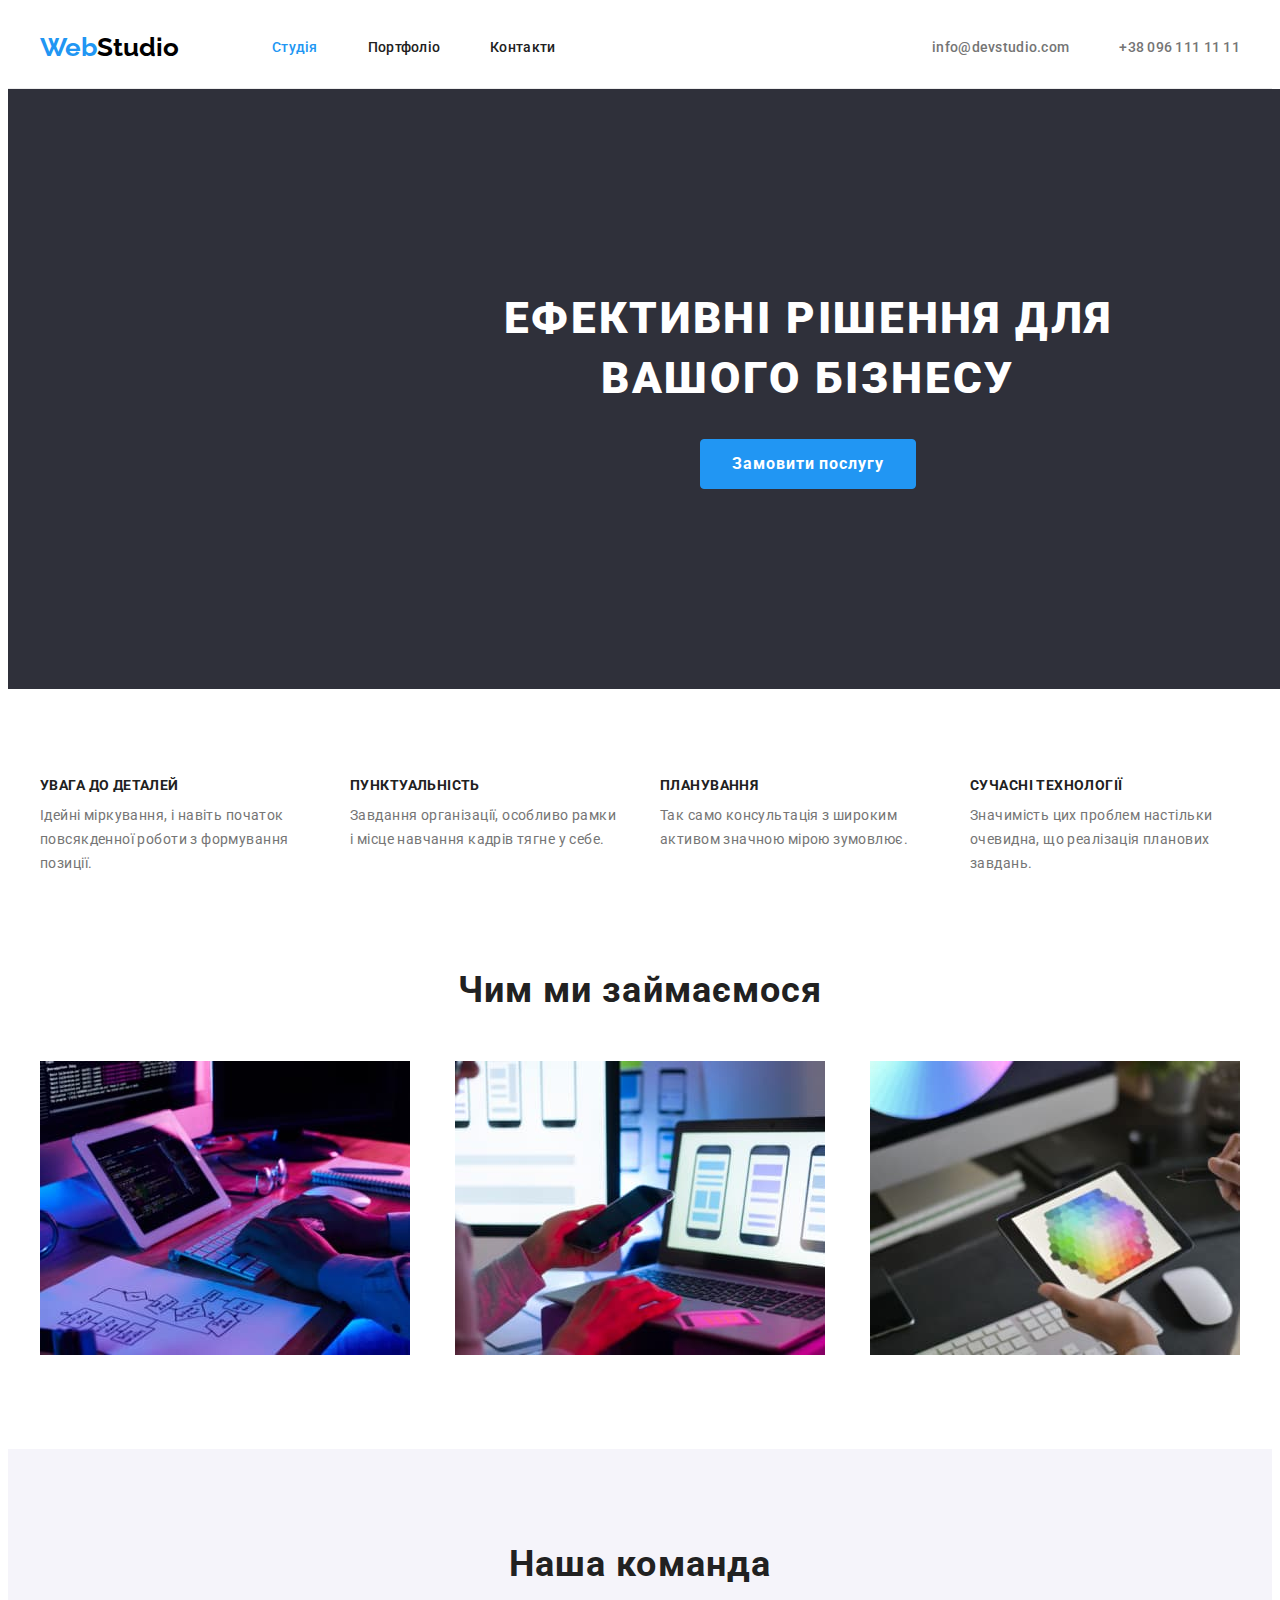
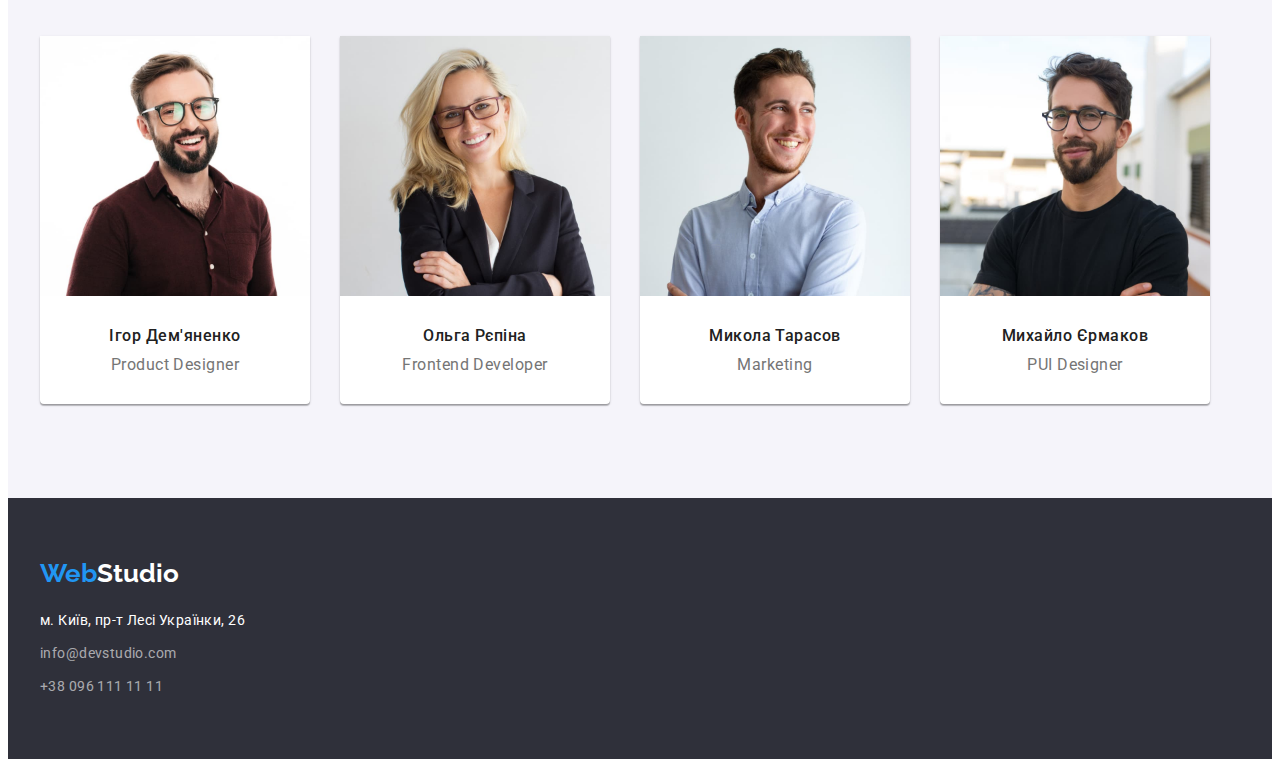
<file: index.html>
<!DOCTYPE html>
<html lang="uk">
  <head>
    <meta charset="UTF-8" />
    <meta http-equiv="X-UA-Compatible" content="IE=edge" />
    <meta name="viewport" content="width=device-width, initial-scale=1.0" />
    <title>WebStudio</title>

    <!-- fonts -->
    <link rel="preconnect" href="https://fonts.googleapis.com" />
    <link rel="preconnect" href="https://fonts.gstatic.com" crossorigin />
    <link
      href="https://fonts.googleapis.com/css2?family=Raleway:wght@700&family=Roboto:wght@400;500;700;900&display=swap"
      rel="stylesheet"
    />

    <!-- normolize -->
    <link
      rel="stylesheet"
      href="https://cdnjs.cloudflare.com/ajax/libs/modern-normalize/1.1.0/modern-normalize.min.css"
      integrity="sha512-wpPYUAdjBVSE4KJnH1VR1HeZfpl1ub8YT/NKx4PuQ5NmX2tKuGu6U/JRp5y+Y8XG2tV+wKQpNHVUX03MfMFn9Q=="
      crossorigin="anonymous"
      referrerpolicy="no-referrer"
    />

    <!-- base styles -->
    <link rel="stylesheet" href="./css/styles.css" />
  </head>

  <body>
    <!--heder-->
    <header class="header">
      <div class="container">
        <nav class="header-nav">
          <a href="./index.html" class="logo" lang="en"> <span class="accent">Web</span>Studio</a>
          <ul class="site-nav">
            <li class="item"><a href="./index.html" class="link current">Студія</a></li>
            <li class="item"><a href="./portfolio.html" class="link">Портфоліо</a></li>
            <li class="item"><a href="./" class="link">Контакти</a></li>
          </ul>
        </nav>

        <ul class="contact-heder">
          <li class="item">
            <a href="mailto:info@devstudio.com" class="link">info@devstudio.com</a>
          </li>
          <li class="item"><a href="tel:+380961111111" class="link">+38 096 111 11 11</a></li>
        </ul>
      </div>
    </header>

    <main>
      <!--hero-->
      <section class="section hero">
        <div class="hero-content">
          <h1 class="hero-title">Ефективні рішення для вашого бізнесу</h1>
          <button type="button" class="hero-button">Замовити послугу</button>
        </div>
      </section>

      <!--section 1 Особливості-->
      <section class="section specifik">
        <div class="container">
          <h2 class="visually-hidden">Особливості</h2>
          <ul class="specifik-list">
            <li class="item">
              <h3 class="specifik-title">УВАГА ДО ДЕТАЛЕЙ</h3>
              <p class="specifik-text">
                Ідейні міркування, і навіть початок повсякденної роботи з формування позиції.
              </p>
            </li>

            <li class="item">
              <h3 class="specifik-title">ПУНКТУАЛЬНІСТЬ</h3>
              <p class="specifik-text">
                Завдання організації, особливо рамки і місце навчання кадрів тягне у себе.
              </p>
            </li>

            <li class="item">
              <h3 class="specifik-title">ПЛАНУВАННЯ</h3>
              <p class="specifik-text">
                Так само консультація з широким активом значною мірою зумовлює.
              </p>
            </li>

            <li class="item">
              <h3 class="specifik-title">СУЧАСНІ ТЕХНОЛОГІЇ</h3>
              <p class="specifik-text">
                Значимість цих проблем настільки очевидна, що реалізація планових завдань.
              </p>
            </li>
          </ul>
        </div>
      </section>

      <!--section 2 Про нас-->
      <section class="section">
        <div class="container">
          <h2 class="section-title">Чим ми займаємося</h2>
          <ul class="about">
            <li class="item">
              <img src="./images/studio/img1.jpg" alt="ноутбук" width="370" height="294" />
            </li>
            <li class="item">
              <img
                src="./images/studio/img2.jpg"
                alt="мобільний телефон"
                width="370"
                height="294"
              />
            </li>
            <li class="item">
              <img src="./images/studio/img3.jpg" alt="планщет" width="370" height="294" />
            </li>
          </ul>
        </div>
      </section>

      <!--section 3 Наша команда-->
      <section class="section our-team">
        <div class="container">
          <h2 class="section-title">Наша команда</h2>
          <ul class="team">
            <li class="item">
              <img
                src="./images/studio/img-stuf-1.jpg"
                alt="Ігор Дем'яненко"
                width="270"
                height="260"
              />

              <h3 class="team-name">Ігор Дем'яненко</h3>
              <p class="team-job" lang="en">Product Designer</p>
            </li>

            <li class="item">
              <img
                src="./images/studio/img-stuf-2.jpg"
                alt="Ольга Рєпіна"
                width="270"
                height="260"
              />

              <h3 class="team-name">Ольга Рєпіна</h3>
              <p class="team-job" lang="en">Frontend Developer</p>
            </li>

            <li class="item">
              <img
                src="./images/studio/img-stuf-3.jpg"
                alt="Микола Тарасов"
                width="270"
                height="260"
              />

              <h3 class="team-name">Микола Тарасов</h3>
              <p class="team-job" lang="en">Marketing</p>
            </li>

            <li class="item">
              <img
                src="./images/studio/img-stuf-4.jpg"
                alt="Михайло Єрмаков"
                width="270"
                height="260"
              />

              <h3 class="team-name">Михайло Єрмаков</h3>
              <p class="team-job" lang="en">PUI Designer</p>
            </li>
          </ul>
        </div>
      </section>
    </main>

    <!--footer-->
    <footer class="footer">
      <div class="container">
        <a href="./index.html" class="logo" lang="en"> <span class="accent">Web</span>Studio</a>
        <address>
          <ul class="address-footer">
            <li><a href="" class="sity">м. Київ, пр-т Лесі Українки, 26</a></li>
            <li>
              <a href="mailto:info@devstudio.com" class="mail-tel">info@devstudio.com</a>
            </li>
            <li><a href="tel:+380961111111" class="mail-tel">+38 096 111 11 11</a></li>
          </ul>
        </address>
      </div>
    </footer>
  </body>
</html>
</file>
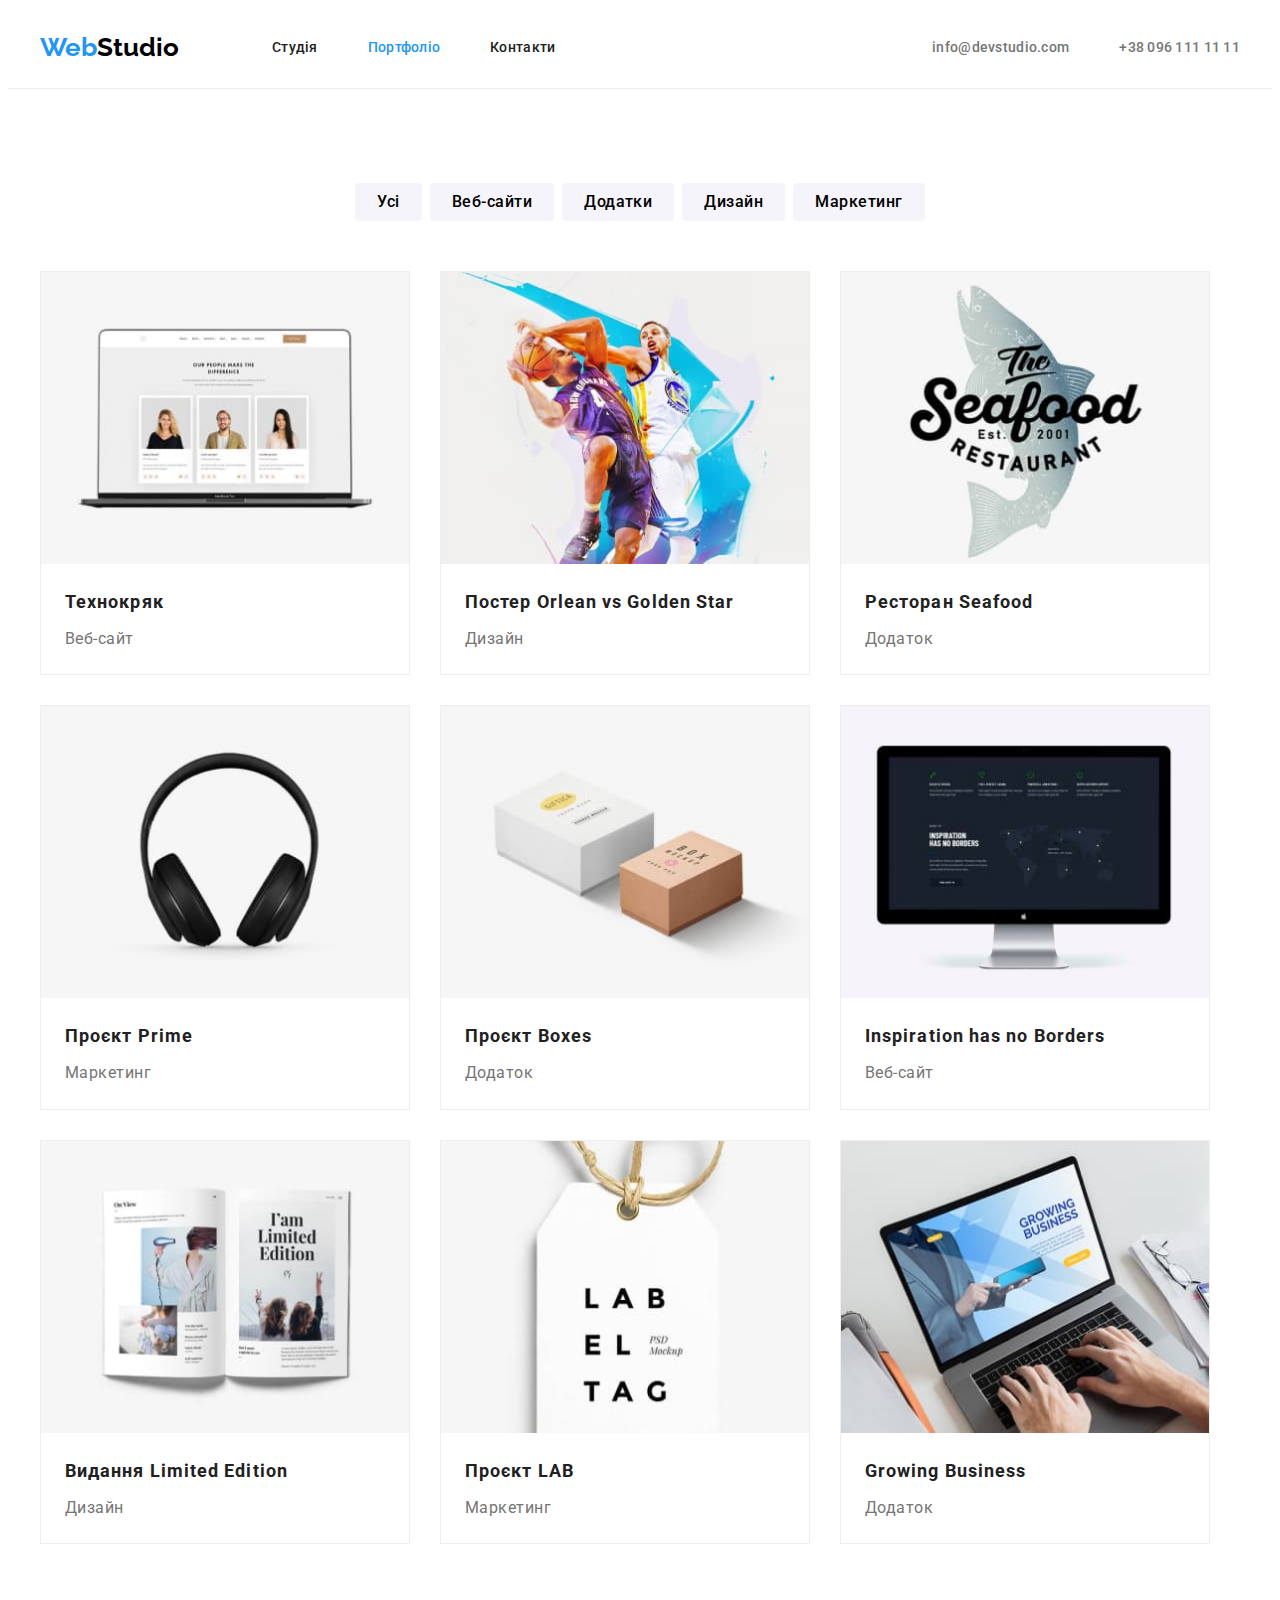
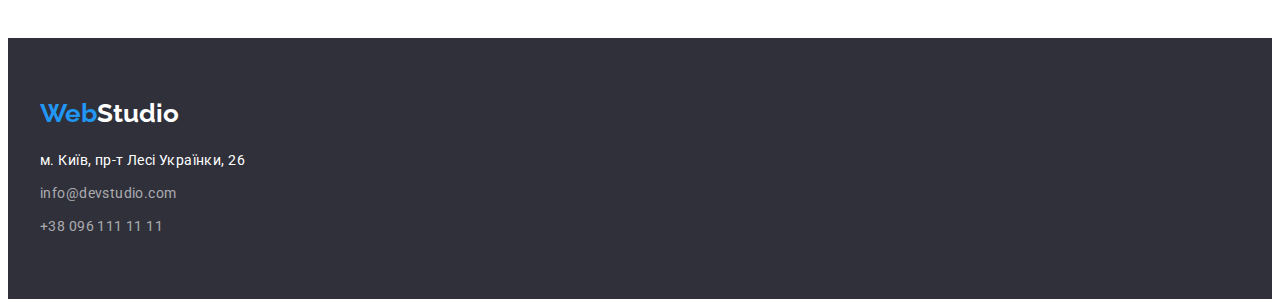
<file: portfolio.html>
<!DOCTYPE html>
<html lang="uk">
  <head>
    <meta charset="UTF-8" />
    <meta http-equiv="X-UA-Compatible" content="IE=edge" />
    <meta name="viewport" content="width=device-width, initial-scale=1.0" />
    <title>WebStudio</title>

    <!-- fonts -->
    <link rel="preconnect" href="https://fonts.googleapis.com" />
    <link rel="preconnect" href="https://fonts.gstatic.com" crossorigin />
    <link
      href="https://fonts.googleapis.com/css2?family=Raleway:wght@700&family=Roboto:wght@400;500;700;900&display=swap"
      rel="stylesheet"
    />

    <!-- normolize -->
    <link
      rel="stylesheet"
      href="https://cdnjs.cloudflare.com/ajax/libs/modern-normalize/1.1.0/modern-normalize.min.css"
      integrity="sha512-wpPYUAdjBVSE4KJnH1VR1HeZfpl1ub8YT/NKx4PuQ5NmX2tKuGu6U/JRp5y+Y8XG2tV+wKQpNHVUX03MfMFn9Q=="
      crossorigin="anonymous"
      referrerpolicy="no-referrer"
    />

    <!-- base styles -->
    <link rel="stylesheet" href="./css/styles.css" />
  </head>

  <body>
    <!--heder-->
    <header class="header">
      <div class="container">
        <nav class="header-nav">
          <a href="./index.html" class="logo" lang="en"> <span class="accent">Web</span>Studio</a>
          <ul class="site-nav">
            <li class="item"><a href="./index.html" class="link">Студія</a></li>
            <li class="item"><a href="./portfolio.html" class="link current">Портфоліо</a></li>
            <li class="item"><a href="./" class="link">Контакти</a></li>
          </ul>
        </nav>

        <ul class="contact-heder">
          <li class="item">
            <a href="mailto:info@devstudio.com" class="link">info@devstudio.com</a>
          </li>
          <li class="item"><a href="tel:+380961111111" class="link">+38 096 111 11 11</a></li>
        </ul>
      </div>
    </header>

    <main>
      <!--section Наші роботи -->
      <section class="section">
        <div class="container">
          <h1 class="visually-hidden">Наші роботи</h1>

          <ul class="portfolio">
            <li class="item"><button type="button" class="portfolio-button">Усі</button></li>
            <li class="item"><button type="button" class="portfolio-button">Веб-сайти</button></li>
            <li class="item"><button type="button" class="portfolio-button">Додатки</button></li>
            <li class="item"><button type="button" class="portfolio-button">Дизайн</button></li>
            <li class="item"><button type="button" class="portfolio-button">Маркетинг</button></li>
          </ul>

          <ul class="project">
            <li class="item">
              <img src="./images/portfolio/img1.jpg" alt="Технохряк" width="368" height="294" />
              <div class="project-description">
                <h2 class="name">Технокряк</h2>
                <p class="type">Веб-сайт</p>
              </div>
            </li>

            <li class="item">
              <img src="./images/portfolio/img2.jpg" alt="Постер" width="368" height="294" />
              <div class="project-description">
                <h2 class="name">Постер <span lang="en">Orlean vs Golden Star</span></h2>
                <p class="type">Дизайн</p>
              </div>
            </li>

            <li class="item">
              <img src="./images/portfolio/img3.jpg" alt="ІРесторан" width="368" height="294" />
              <div class="project-description">
                <h2 class="name">Ресторан<span lang="en"> Seafood</span></h2>
                <p class="type">Додаток</p>
              </div>
            </li>

            <li class="item">
              <img src="./images/portfolio/img4.jpg" alt="Проєкт Прайм" width="368" height="294" />
              <div class="project-description">
                <h2 class="name">Проєкт<span lang="en"> Prime</span></h2>
                <p class="type">Маркетинг</p>
              </div>
            </li>

            <li class="item">
              <img src="./images/portfolio/img5.jpg" alt="Проєкт Боксес" width="368" height="294" />
              <div class="project-description">
                <h2 class="name">Проєкт<span lang="en"> Boxes</span></h2>
                <p class="type">Додаток</p>
              </div>
            </li>

            <li class="item">
              <img
                src="./images/portfolio/img6.jpg"
                alt="Натхнення без кордонів"
                width="368"
                height="294"
              />
              <div class="project-description">
                <h2 class="name" lang="en">Inspiration has no Borders</h2>
                <p class="type">Веб-сайт</p>
              </div>
            </li>

            <li class="item">
              <img src="./images/portfolio/img7.jpg" alt="Видання" width="368" height="294" />
              <div class="project-description">
                <h2 class="name">Видання <span lang="en">Limited Edition</span></h2>
                <p class="type">Дизайн</p>
              </div>
            </li>

            <li class="item">
              <img src="./images/portfolio/img8.jpg" alt="Проєкт ЛАБ" width="368" height="294" />
              <div class="project-description">
                <h2 class="name">Проєкт <span lang="en">LAB</span></h2>
                <p class="type">Маркетинг</p>
              </div>
            </li>

            <li class="item">
              <img
                src="./images/portfolio/img9.jpg"
                alt="Зростаючий бізнес"
                width="368"
                height="294"
              />
              <div class="project-description">
                <h2 class="name" lang="en">Growing Business</h2>
                <p class="type">Додаток</p>
              </div>
            </li>
          </ul>
        </div>
      </section>
    </main>

    <!--footer-->
    <footer class="footer">
      <div class="container">
        <a href="./index.html" class="logo" lang="en"> <span class="accent">Web</span>Studio</a>
        <address>
          <ul class="address-footer">
            <li><a href="" class="sity">м. Київ, пр-т Лесі Українки, 26</a></li>
            <li>
              <a href="mailto:info@devstudio.com" class="mail-tel">info@devstudio.com</a>
            </li>
            <li><a href="tel:+380961111111" class="mail-tel">+38 096 111 11 11</a></li>
          </ul>
        </address>
      </div>
    </footer>
  </body>
</html>
</file>
<file: css/styles.css>
:root {
  --primary-text-color: #212121;
  --paragraf-text-color: #757575;
  --accent-color: #2196f3;
  --contrast-color: #ffffff;
  --logo-color-header: #000000;
  --background-color-black: #2f303a;
  --background-color-gray: #f5f4fa;
  --border-card-project: 1px solid #eeeeee;
}

/* ЗАГАЛЬНІ */

body {
  background-color: var(--contrast-color);
  color: var(--primary-text-color);
  font-family: 'Roboto', sans-serif;
  font-size: 14px;
}

/* РЕСЕТИ */
/* скидання стилів */
h1,
h2,
h3,
h4,
h5,
h6,
p {
  margin: 0;
}

/* усі списки */
ul {
  list-style: none;
  margin: 0;
  padding: 0;
}

/* усі посилання */
a {
  color: currentColor;
  text-decoration: none;
}

/* усі абзаци */
p {
  color: var(--paragraf-text-color);
}

/* усі картинки */
img {
  display: block;
  max-width: 100%;
  height: auto;
}

/* КОМПОНЕНТИ */

/* контейнер */
.container {
  width: 1200px;
  padding-left: 15px;
  padding-right: 15px;
  margin-left: auto;
  margin-right: auto;
}

/* усі секції */
.section {
  padding-top: 94px;
  padding-bottom: 94px;
}

/* заголовки секцій */
.section-title {
  font-size: 36px;
  line-height: 1.17;
  text-align: center;
  letter-spacing: 0.03em;

  margin-bottom: 50px;
}

/* прихований контент */
.visually-hidden {
  position: absolute;
  width: 1px;
  height: 1px;
  margin: -1px;
  border: 0;
  padding: 0;

  white-space: nowrap;
  clip-path: inset(100%);
  clip: rect(0 0 0 0);
  overflow: hidden;
}

/* ОКРЕМІ */

/* ХЕДЕР */

.header {
  border-bottom: 1px solid #ececec;
}

.header .container {
  display: flex;
  align-items: center;
}

.header-nav {
  display: flex;
  align-items: center;
}

/* лого */
.logo {
  display: block;
  margin-right: 93px;

  color: var(--logo-color-header);
  font-family: 'Raleway', sans-serif;
  font-weight: 700;
  font-size: 26px;
  line-height: 1.2;
  text-decoration: none;
}

.accent {
  color: var(--accent-color);
}

.logo:hover,
.logo:focus {
  color: var(--accent-color);
}

/* навігація хедер*/
.site-nav .link:hover,
.site-nav .link:focus,
.contact-heder .link:hover,
.contact-heder .link:focus {
  color: var(--accent-color);
}

.site-nav .link {
  display: block;
  padding-top: 32px;
  padding-bottom: 32px;

  font-weight: 500;
  line-height: 1.14;
  letter-spacing: 0.02em;
}

.site-nav {
  display: flex;
  gap: 50px;
}

/* активна сторінка */
.current {
  color: var(--accent-color);
}

/* контакти хедер */
.contact-heder {
  display: flex;
  margin-left: auto;

  color: var(--paragraf-text-color);
}
.contact-heder .link {
  display: flex;
  padding-top: 32px;
  padding-bottom: 32px;

  font-weight: 500;
  line-height: 1.14;
  letter-spacing: 0.02em;
}

.contact-heder .item + .item {
  margin-left: 50px;
}

/* герой */

.hero {
  padding-top: 200px;
  padding-bottom: 200px;
  margin-left: auto;
  margin-right: auto;
  width: 1600px;
  text-align: center;

  background-color: var(--background-color-black);
}

.hero-content {
  width: 696px;
  margin-left: auto;
  margin-right: auto;
}

.hero-title {
  color: var(--contrast-color);
  font-weight: 900;
  font-size: 44px;
  line-height: 1.36;
  letter-spacing: 0.06em;
  text-transform: uppercase;

  margin-bottom: 30px;
}

.hero-button {
  padding: 9px 31px;
  border-radius: 4px;
  border: 1px solid var(--accent-color);

  color: var(--contrast-color);
  background-color: var(--accent-color);
  font-family: inherit;
  font-weight: 700;
  font-size: 16px;
  line-height: 1.9;
  letter-spacing: 0.06em;

  cursor: pointer;
}

.hero .hero-button:hover,
.hero .hero-button:focus {
  color: var(--accent-color);
  background-color: var(--contrast-color);
  border: 1px solid var(--contrast-color);
}

/* СЕКЦІЇ */

/* особливості */
.specifik {
  padding-top: 89px;
  padding-bottom: 0;
}

.specifik-list {
  display: flex;
  justify-content: space-between;
}

.specifik-list > .item {
  width: 270px;
}

.specifik-title {
  font-size: 14px;
  line-height: 1.14;
  letter-spacing: 0.03em;
  text-transform: uppercase;

  margin-bottom: 10px;
}
.specifik-text {
  line-height: 1.7;
  letter-spacing: 0.03em;
}

/* про нас */
.about {
  display: flex;
  justify-content: space-between;
}

.section-title > .item {
  gap: 30px;
}

/* наша команда */
.our-team {
  background-color: var(--background-color-gray);
  margin-left: auto;
  margin-right: auto;
}

.team-name {
  font-weight: 500;
  font-size: 16px;
  line-height: 1.2;
  text-align: center;
  letter-spacing: 0.03em;

  margin-top: 30px;
  margin-bottom: 10px;
}
.team-job {
  font-size: 16px;
  line-height: 1.2;
  text-align: center;
  letter-spacing: 0.03em;

  /* margin-bottom: 16px; */
}

.team {
  display: flex;
  gap: 30px;
}

.team > .item {
  padding-bottom: 30px;
  background-color: var(--contrast-color);
  box-shadow: 0px 1px 3px rgba(0, 0, 0, 0.12), 0px 1px 1px rgba(0, 0, 0, 0.14),
    0px 2px 1px rgba(0, 0, 0, 0.2);
  border-radius: 0px 0px 4px 4px;
}

/* ФУТЕР */

.footer {
  padding-top: 60px;
  padding-bottom: 60px;

  background-color: var(--background-color-black);
}

/* лого футер */
footer .logo {
  display: inline-block;
  margin-bottom: 20px;
  margin-right: 0;

  color: var(--contrast-color);
}

/* контакти футер */

.address-footer {
  display: flex;
  flex-direction: column;
  gap: 9px;

  font-style: normal;
}

.sity {
  display: inline-block;

  color: var(--contrast-color);
  line-height: 1.7;
  letter-spacing: 0.03em;
}

.mail-tel {
  display: inline-block;

  color: rgba(255, 255, 255, 0.6);
  line-height: 1.7;
  letter-spacing: 0.03em;
}

.mail-tel:hover,
.mail-tel:focus {
  color: var(--accent-color);
  background-color: inherit;
}

/* ПОРТФОЛІО */

/* портфоліо кнопки */
.portfolio {
  display: flex;
  justify-content: center;
  margin-bottom: 50px;
  gap: 8px;
}

.portfolio-button {
  padding: 5px 21px;
  border-radius: 4px;
  border: 1px solid var(--background-color-gray);

  font-family: inherit;
  font-weight: 500;
  font-size: 16px;
  line-height: 1.6;
  letter-spacing: 0.03em;
  background-color: var(--background-color-gray);

  cursor: pointer;
}

.portfolio-button:hover,
.portfolio-button:focus {
  color: var(--contrast-color);
  background-color: var(--accent-color);
  border: 1px solid var(--accent-color);
}

/* портфоліо зразки */
.project {
  display: flex;
  flex-wrap: wrap;
  gap: 30px;
}

.project > .item {
  border: var(--border-card-project);
}

.project-description {
  padding: 20px 24px;
}

.project .name {
  margin-bottom: 4px;

  font-size: 18px;
  line-height: 2;
  letter-spacing: 0.06em;
}

.project .type {
  font-size: 16px;
  line-height: 1.88;
  letter-spacing: 0.03em;
}
</file>
